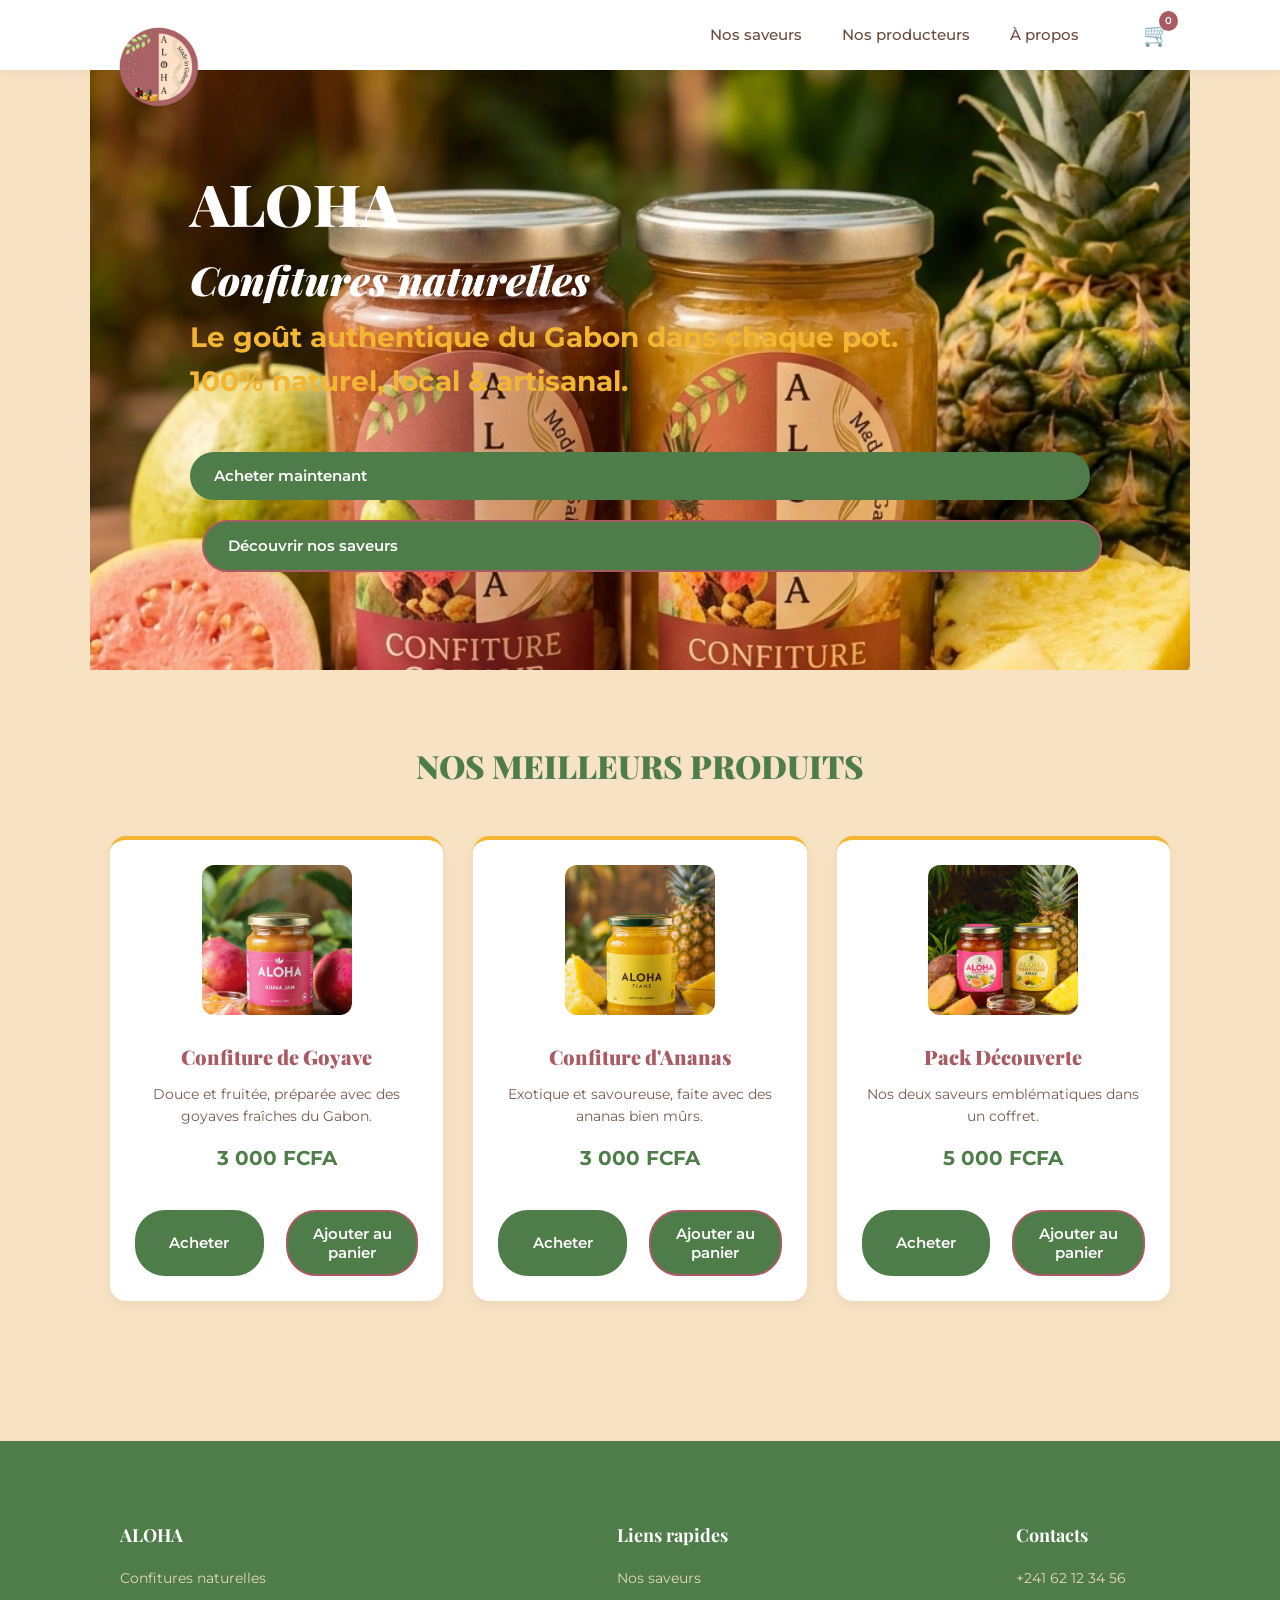
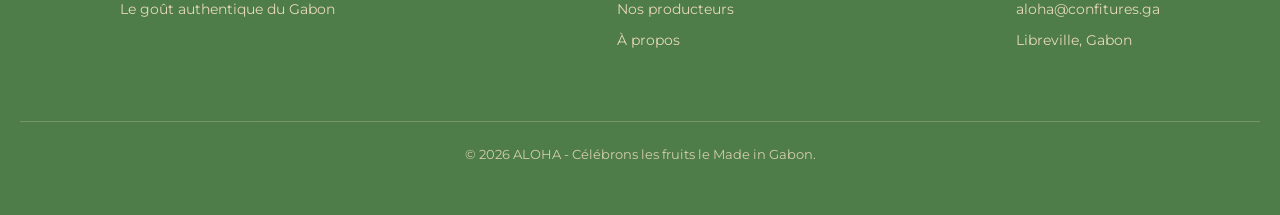
<file: index.html>
<!DOCTYPE html>
<html lang="fr">
<head>
<meta charset="UTF-8">
<meta name="viewport" content="width=device-width, initial-scale=1.0">
<title>Aloha - Confitures naturelles</title>
<link href="https://fonts.googleapis.com/css2?family=Playfair+Display:wght@700&family=Montserrat:wght@400;500;600&display=swap" rel="stylesheet">
<link rel="stylesheet" href="css/style.css">
</head>
<body>

<nav>
  <div class="container">
    <img src="images/logo2.png" alt="Aloha Confitures naturelles" class="logo">
    <ul class="nav-links">
      <li><a href="./saveur.html">Nos saveurs</a></li>
      <li><a href="producteur.html">Nos producteurs</a></li>
      <li><a href="#apropos">À propos</a></li>
    </ul>
    <a href="panier.html" class="panier">🛒<span>0</span></a>
  </div>
</nav>

<section class="hero container">
  <div>
    <h1>ALOHA<span>Confitures naturelles</span></h1>
    <p>Le goût authentique du Gabon dans chaque pot.<br>100% naturel, local & artisanal.</p>
    <a href="#saveurs" class="btn">Acheter maintenant</a>
    <a href="#saveurs" class="btn btn-outline">Découvrir nos saveurs</a>
  </div>
</section>

<section id="saveurs" class="produits">
  <div class="container">
    <h2>NOS MEILLEURS PRODUITS</h2>
    <div class="grid">
      <div class="card">
        <img src="images/goyave.jpg" alt="Confiture de Goyave">
        <h3>Confiture de Goyave</h3>
        <p>Douce et fruitée, préparée avec des goyaves fraîches du Gabon.</p>
        <span class="prix">3 000 FCFA</span>
        <div class="btn-group">
          <button class="btn">Acheter</button>
          <button class="btn btn-outline">Ajouter au panier</button>
        </div>
      </div>
      <div class="card">
        <img src="images/ananas.jpg" alt="Confiture d'Ananas">
        <h3>Confiture d'Ananas</h3>
        <p>Exotique et savoureuse, faite avec des ananas bien mûrs.</p>
        <span class="prix">3 000 FCFA</span>
        <div class="btn-group">
          <button class="btn">Acheter</button>
          <button class="btn btn-outline">Ajouter au panier</button>
        </div>
      </div>
      <div class="card">
        <img src="images/lesdeux.jpg" alt="Pack Découverte">
        <h3>Pack Découverte</h3>
        <p>Nos deux saveurs emblématiques dans un coffret.</p>
        <span class="prix">5 000 FCFA</span>
        <div class="btn-group">
          <button class="btn">Acheter</button>
          <button class="btn btn-outline">Ajouter au panier</button>
        </div>
      </div>
    </div>
  </div>
</section>

<footer>
  <div class="container footer-grid">
    <div>
      <h4>ALOHA</h4>
      <p>Confitures naturelles<br>Le goût authentique du Gabon</p>
    </div>
    <div>
      <h4>Liens rapides</h4>
      <a href="#saveurs">Nos saveurs</a><br>
      <a href="#producteurs">Nos producteurs</a><br>
      <a href="#apropos">À propos</a>
    </div>
    <div>
      <h4>Contacts</h4>
      <p>+241 62 12 34 56<br>aloha@confitures.ga<br>Libreville, Gabon</p>
    </div>
  </div>
  <div class="copy">© 2026 ALOHA - Célébrons les fruits le Made in Gabon.</div>
</footer>
<script src="script.js"></script>
</body>
</html>
</file>
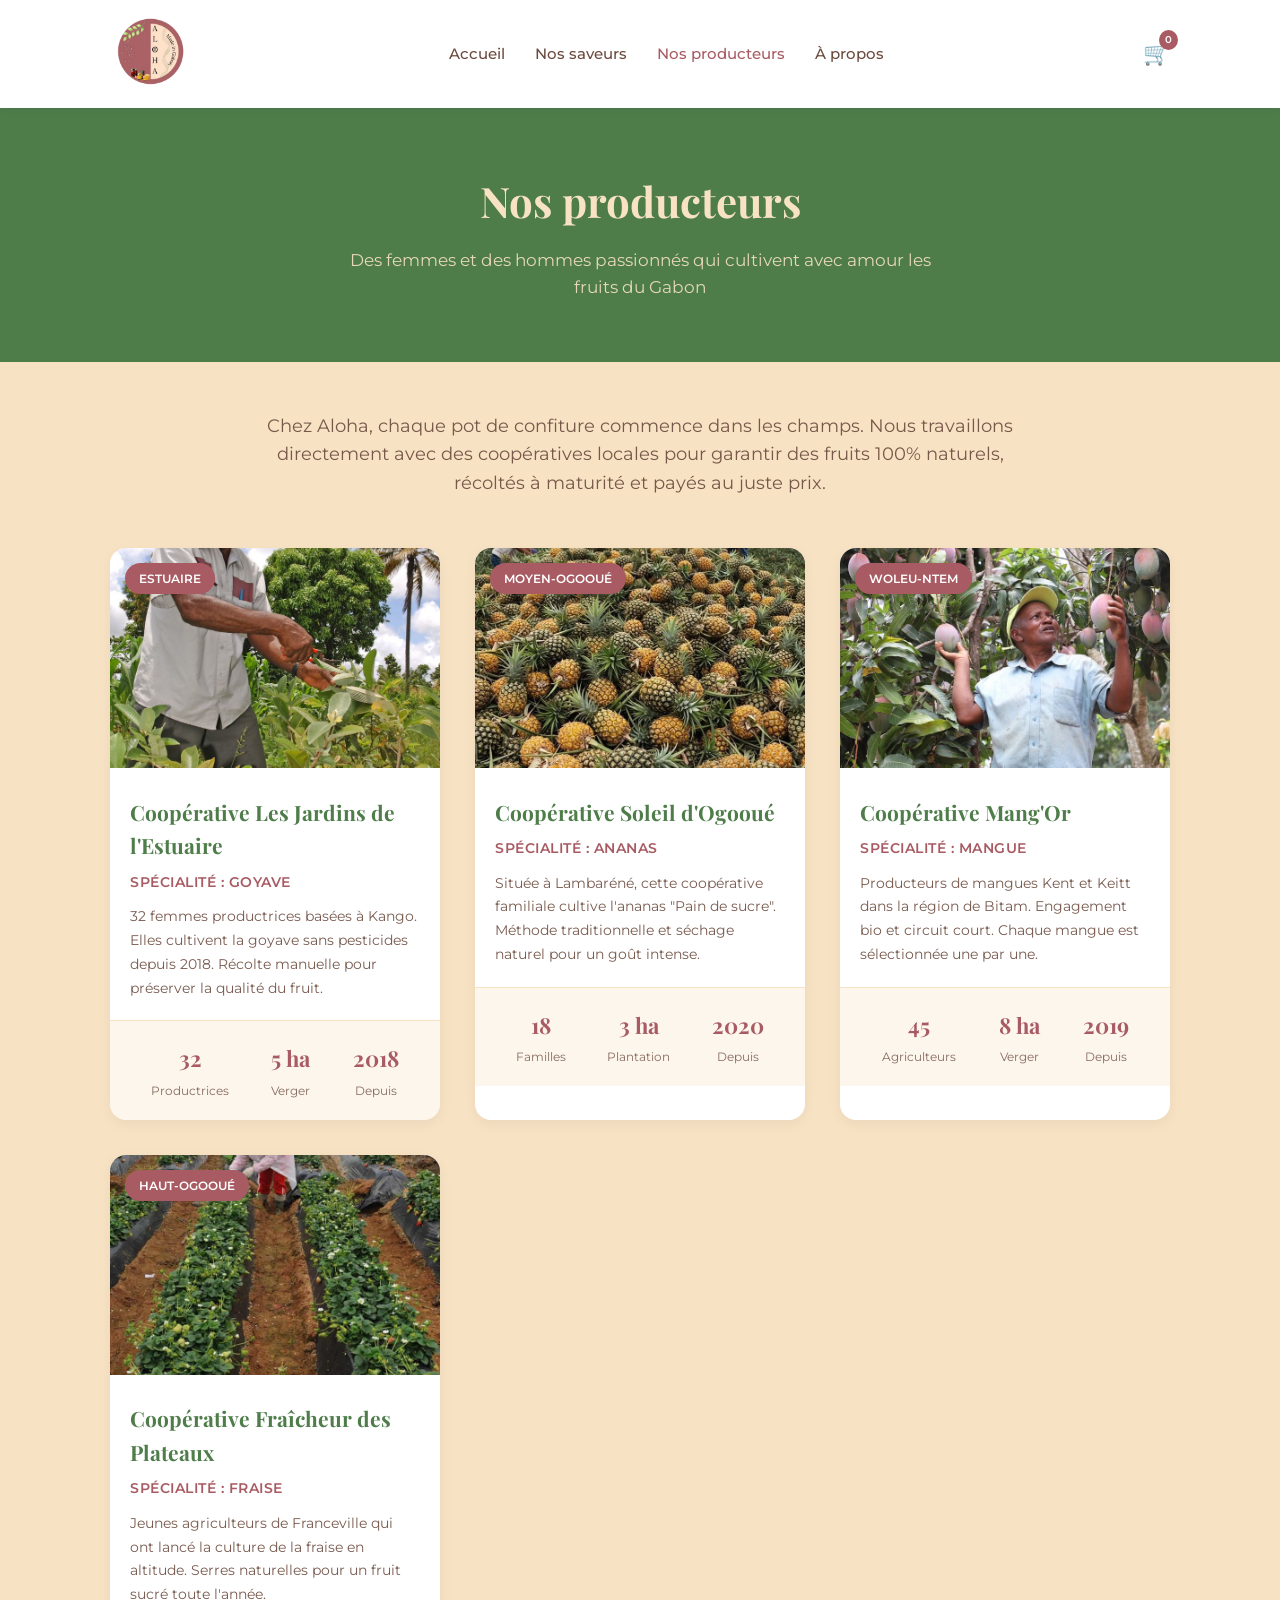
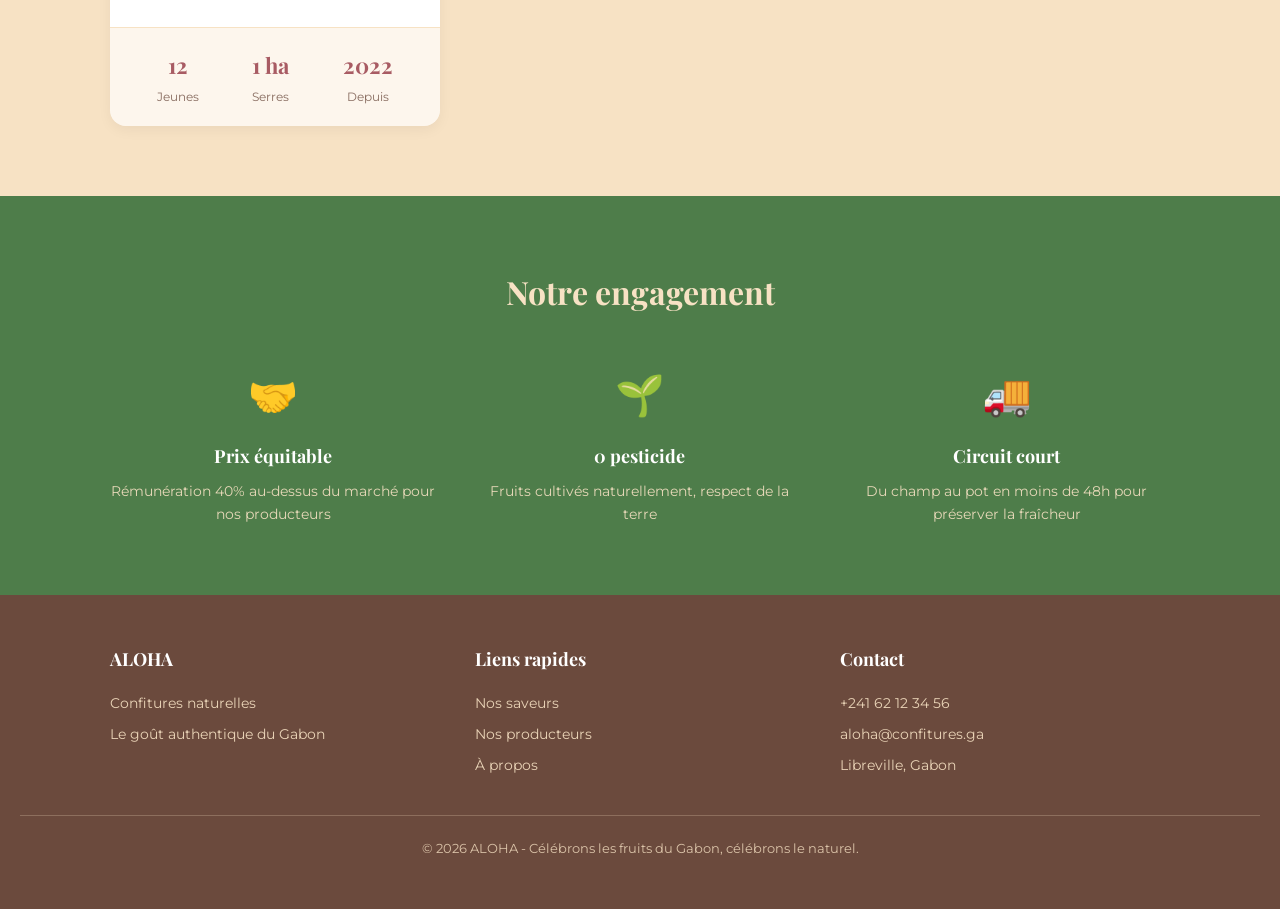
<file: producteur.html>
<!DOCTYPE html>
<html lang="fr">
<head>
<meta charset="UTF-8">
<meta name="viewport" content="width=device-width, initial-scale=1.0">
<title>Nos producteurs - Aloha Confitures</title>
<link href="https://fonts.googleapis.com/css2?family=Playfair+Display:wght@700&family=Montserrat:wght@400;500;600&display=swap" rel="stylesheet">
<link rel="stylesheet" href="css/producteur.css">
</head>
<body>

<nav>
  <div class="container">
    <img src="images/logo2.png" alt="Aloha Confitures naturelles" class="logo">
    <ul class="nav-links">
      <li><a href="index.html">Accueil</a></li>
      <li><a href="saveur.html">Nos saveurs</a></li>
      <li><a href="producteur.html" class="active">Nos producteurs</a></li>
      <li><a href="#apropos">À propos</a></li>
    </ul>
    <a href="panier" class="panier">🛒<span>0</span></a>
  </div>
</nav>

<section class="page-header">
  <div class="container">
    <h1>Nos producteurs</h1>
    <p>Des femmes et des hommes passionnés qui cultivent avec amour les fruits du Gabon</p>
  </div>
</section>

<section class="intro container">
  <p class="intro-text">
    Chez Aloha, chaque pot de confiture commence dans les champs. Nous travaillons directement avec des coopératives 
    locales pour garantir des fruits 100% naturels, récoltés à maturité et payés au juste prix.
  </p>
</section>

<section class="producteurs container">
  <div class="grid">
    <div class="card-producteur">
      <img src="images/tropic havens.png" alt="Coopérative de Goyave - Estuaire">
      <div class="badge-region">Estuaire</div>
      <h3>Coopérative Les Jardins de l'Estuaire</h3>
      <p class="produit">Spécialité : Goyave</p>
      <p class="desc">
        32 femmes productrices basées à Kango. Elles cultivent la goyave sans pesticides depuis 2018. 
        Récolte manuelle pour préserver la qualité du fruit.
      </p>
      <div class="stats">
        <div class="stat">
          <span class="stat-nb">32</span>
          <span class="stat-label">Productrices</span>
        </div>
        <div class="stat">
          <span class="stat-nb">5 ha</span>
          <span class="stat-label">Verger</span>
        </div>
        <div class="stat">
          <span class="stat-nb">2018</span>
          <span class="stat-label">Depuis</span>
        </div>
      </div>
    </div>

    <div class="card-producteur">
      <img src="images/prod2.png" alt="Coopérative d'Ananas - Moyen-Ogooué">
      <div class="badge-region">Moyen-Ogooué</div>
      <h3>Coopérative Soleil d'Ogooué</h3>
      <p class="produit">Spécialité : Ananas</p>
      <p class="desc">
        Située à Lambaréné, cette coopérative familiale cultive l'ananas "Pain de sucre". 
        Méthode traditionnelle et séchage naturel pour un goût intense.
      </p>
      <div class="stats">
        <div class="stat">
          <span class="stat-nb">18</span>
          <span class="stat-label">Familles</span>
        </div>
        <div class="stat">
          <span class="stat-nb">3 ha</span>
          <span class="stat-label">Plantation</span>
        </div>
        <div class="stat">
          <span class="stat-nb">2020</span>
          <span class="stat-label">Depuis</span>
        </div>
      </div>
    </div>

    <div class="card-producteur">
      <img src="images/prod mangue.png" alt="Coopérative de Goyave - Woleu-Ntem">
      <div class="badge-region">Woleu-Ntem</div>
      <h3>Coopérative Mang'Or</h3>
      <p class="produit">Spécialité : Mangue</p>
      <p class="desc">
        Producteurs de mangues Kent et Keitt dans la région de Bitam. Engagement bio et circuit court. 
        Chaque mangue est sélectionnée une par une.
      </p>
      <div class="stats">
        <div class="stat">
          <span class="stat-nb">45</span>
          <span class="stat-label">Agriculteurs</span>
        </div>
        <div class="stat">
          <span class="stat-nb">8 ha</span>
          <span class="stat-label">Verger</span>
        </div>
        <div class="stat">
          <span class="stat-nb">2019</span>
          <span class="stat-label">Depuis</span>
        </div>
      </div>
    </div>

    <div class="card-producteur">
      <img src="images/prod fraise.png" alt="Coopérative de Fraise - Haut-Ogooué">
      <div class="badge-region">Haut-Ogooué</div>
      <h3>Coopérative Fraîcheur des Plateaux</h3>
      <p class="produit">Spécialité : Fraise</p>
      <p class="desc">
        Jeunes agriculteurs de Franceville qui ont lancé la culture de la fraise en altitude. 
        Serres naturelles pour un fruit sucré toute l'année.
      </p>
      <div class="stats">
        <div class="stat">
          <span class="stat-nb">12</span>
          <span class="stat-label">Jeunes</span>
        </div>
        <div class="stat">
          <span class="stat-nb">1 ha</span>
          <span class="stat-label">Serres</span>
        </div>
        <div class="stat">
          <span class="stat-nb">2022</span>
          <span class="stat-label">Depuis</span>
        </div>
      </div>
    </div>
  </div>
</section>

<section class="engagement">
  <div class="container">
    <h2>Notre engagement</h2>
    <div class="engagement-grid">
      <div class="engagement-item">
        <div class="icon">🤝</div>
        <h4>Prix équitable</h4>
        <p>Rémunération 40% au-dessus du marché pour nos producteurs</p>
      </div>
      <div class="engagement-item">
        <div class="icon">🌱</div>
        <h4>0 pesticide</h4>
        <p>Fruits cultivés naturellement, respect de la terre</p>
      </div>
      <div class="engagement-item">
        <div class="icon">🚚</div>
        <h4>Circuit court</h4>
        <p>Du champ au pot en moins de 48h pour préserver la fraîcheur</p>
      </div>
    </div>
  </div>
</section>

<footer>
  <div class="container footer-grid">
    <div>
      <h4>ALOHA</h4>
      <p>Confitures naturelles<br>Le goût authentique du Gabon</p>
    </div>
    <div>
      <h4>Liens rapides</h4>
      <a href="saveurs.html">Nos saveurs</a><br>
      <a href="producteurs.html">Nos producteurs</a><br>
      <a href="#apropos">À propos</a>
    </div>
    <div>
      <h4>Contact</h4>
      <p>+241 62 12 34 56<br>aloha@confitures.ga<br>Libreville, Gabon</p>
    </div>
  </div>
  <div class="copy">© 2026 ALOHA - Célébrons les fruits du Gabon, célébrons le naturel.</div>
</footer>

</body>
</html>
</file>
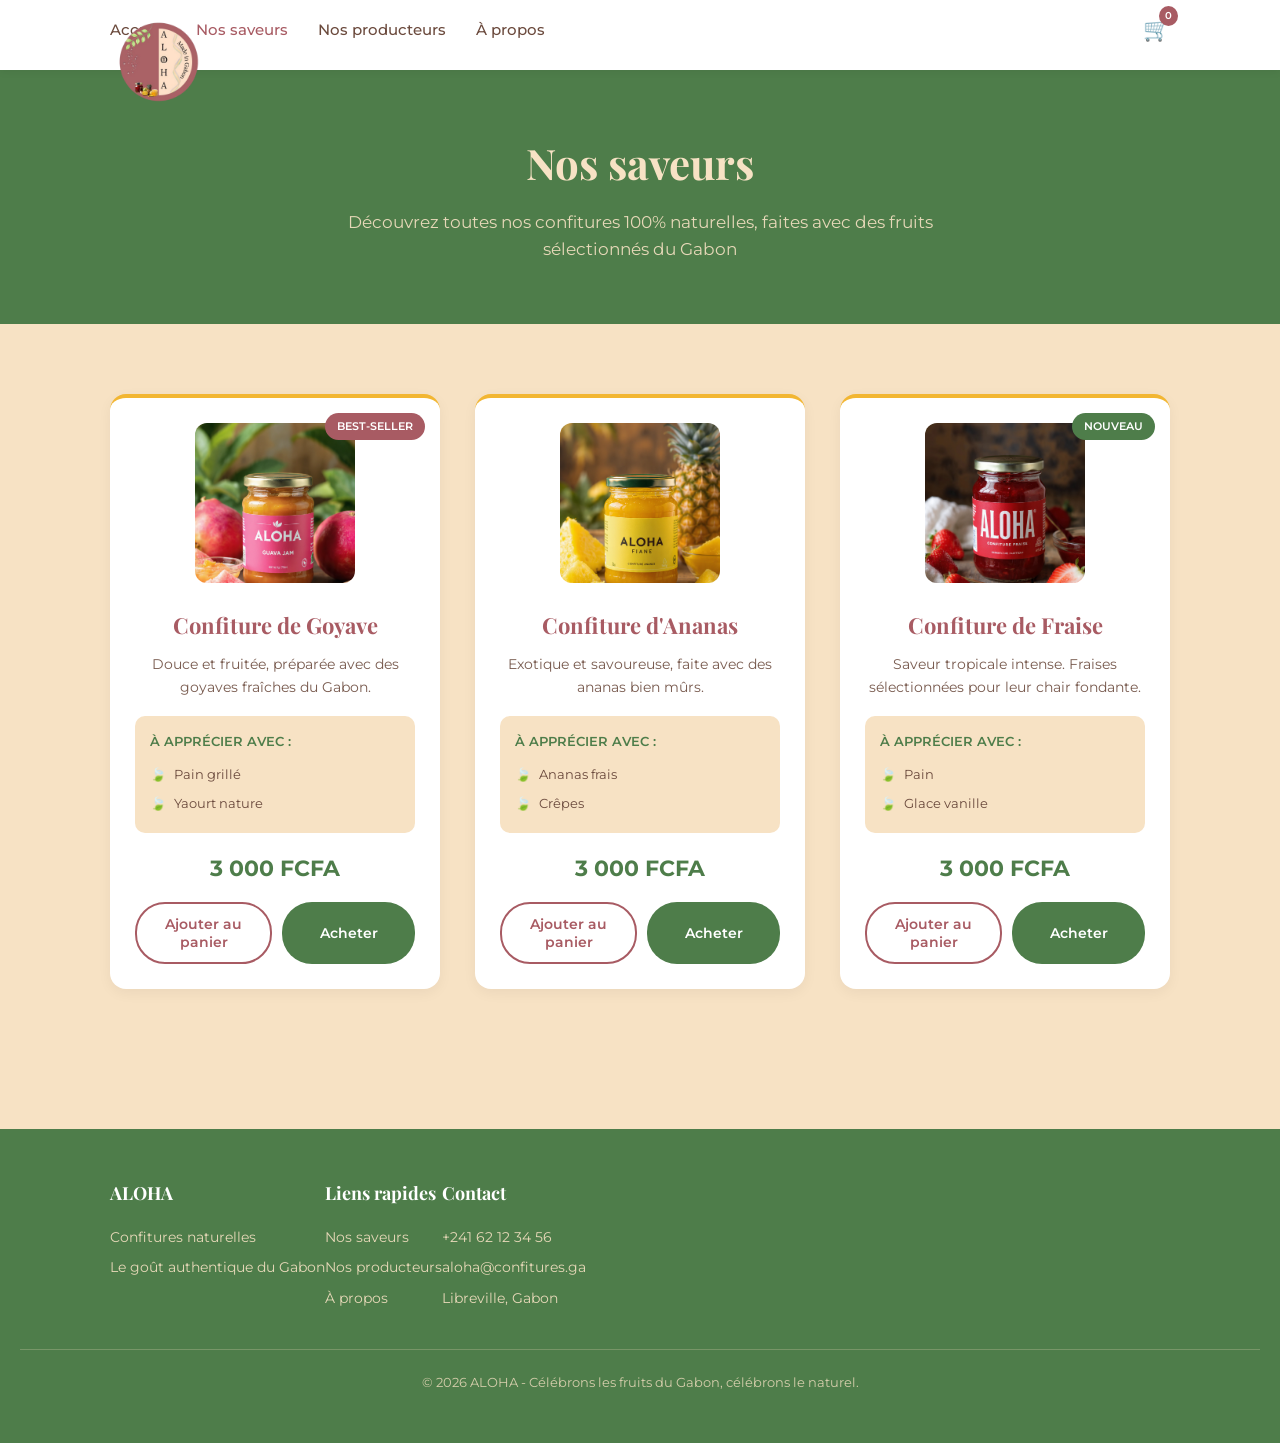
<file: saveur.html>
<!DOCTYPE html>
<html lang="fr">
<head>
<meta charset="UTF-8">
<meta name="viewport" content="width=device-width, initial-scale=1.0">
<title>Nos saveurs - Aloha Confitures</title>
<link href="https://fonts.googleapis.com/css2?family=Playfair+Display:wght@700&family=Montserrat:wght@400;500;600&display=swap" rel="stylesheet">
<link rel="stylesheet" href="./css/saveur.css">
</head>
<body>

<nav>
  <div class="container">
    <img src="images/logo2.png" alt="Aloha Confitures naturelles" class="logo">
    <ul class="nav-links">
      <li><a href="index.html">Accueil</a></li>
      <li><a href="saveur.html" class="active">Nos saveurs</a></li>
      <li><a href="producteur.html">Nos producteurs</a></li>
      <li><a href="#apropos">À propos</a></li>
    </ul>
    <a href="panier" class="panier">🛒<span>0</span></a>
  </div>
</nav>

<section class="page-header">
  <div class="container">
    <h1>Nos saveurs</h1>
    <p>Découvrez toutes nos confitures 100% naturelles, faites avec des fruits sélectionnés du Gabon</p>
  </div>
</section>

<section class="saveurs container">
  <div class="grid">
    <div class="card">
      <img src="images/goyave.jpg" alt="Confiture de Goyave">
      <span class="badge">Best-seller</span>
      <h3>Confiture de Goyave</h3>
      <p class="desc">Douce et fruitée, préparée avec des goyaves fraîches du Gabon.</p>
      
      <div class="degustation">
        <h4>À apprécier avec :</h4>
        <ul>
          <li>Pain grillé</li>
          <li>Yaourt nature</li>
        </ul>
      </div>
      
      <span class="prix">3 000 FCFA</span>
      <div class="btn-group">
        <button class="btn btn-outline">Ajouter au panier</button>
        <button class="btn">Acheter</button>
      </div>
    </div>

    <div class="card">
      <img src="images/ananas.jpg" alt="Confiture d'Ananas">
      <h3>Confiture d'Ananas</h3>
      <p class="desc">Exotique et savoureuse, faite avec des ananas bien mûrs.</p>
      
      <div class="degustation">
        <h4>À apprécier avec :</h4>
        <ul>
          <li>Ananas frais</li>
          <li>Crêpes</li>
        </ul>
      </div>
      
      <span class="prix">3 000 FCFA</span>
      <div class="btn-group">
        <button class="btn btn-outline">Ajouter au panier</button>
        <button class="btn">Acheter</button>
      </div>
    </div>

    <div class="card">
      <img src="images/fraise.jpg" alt="Confiture de Mangue">
      <span class="badge badge-new">Nouveau</span>
      <h3>Confiture de Fraise</h3>
      <p class="desc">Saveur tropicale intense. Fraises sélectionnées pour leur chair fondante.</p>
      
      <div class="degustation">
        <h4>À apprécier avec :</h4>
        <ul>
          <li>Pain</li>
          <li>Glace vanille</li>
        </ul>
      </div>
      
      <span class="prix">3 000 FCFA</span>
      <div class="btn-group">
        <button class="btn btn-outline">Ajouter au panier</button>
        <button class="btn">Acheter</button>
      </div>
    </div>
  </div>
</section>

<footer>
  <div class="container footer-grid">
    <div>
      <h4>ALOHA</h4>
      <p>Confitures naturelles<br>Le goût authentique du Gabon</p>
    </div>
    <div>
      <h4>Liens rapides</h4>
      <a href="saveurs.html">Nos saveurs</a><br>
      <a href="#producteurs">Nos producteurs</a><br>
      <a href="#apropos">À propos</a>
    </div>
    <div>
      <h4>Contact</h4>
      <p>+241 62 12 34 56<br>aloha@confitures.ga<br>Libreville, Gabon</p>
    </div>
  </div>
  <div class="copy">© 2026 ALOHA - Célébrons les fruits du Gabon, célébrons le naturel.</div>
</footer>
</body>
</html>
</file>
<file: css/style.css>
/* ===== CHARTE ALOHA ===== */
@import url(producteur.css);
@import url(saveur.css);
@import url(panier.css);
:root{
  --goyave: #A85B63;
  --creme: #F7E2C4;
  --ananas: #F2B632;
  --feuillage: #4E7D4A;
  --terre: #6B4A3D;
}

/* ===== RESET ===== */
*{
  margin: 0;
  padding: 0;
  box-sizing: border-box;
}

body{
  font-family: 'Montserrat', sans-serif;
  background: var(--creme);
  color: var(--terre);
  line-height: 1.6;
}


h1, h2, h3{
  font-family: 'Playfair Display', serif;
  font-weight: 900;
}

/* ===== NAV ===== */
nav{
  background: #fff;
  box-shadow: 0 2px 8px rgba(0,0,0,0.06);
  position: sticky;
  top: 0;
  z-index: 100;
  
}

nav .container{
  display: flex;
  align-items: center;
  justify-content: space-between;
  padding: 14px 20px;
  gap:20px;
  height: 70px;
  
}

.logo{
 height: 6rem;
 margin-top:  70px;
 position: absolute;
}

.nav-links{
  display: flex;
  gap: 40px;
  list-style: none;
  margin-left: 600px;
}

.nav-links a{
  text-decoration: none;
  color: var(--terre);
  font-weight: 500;
  font-size: 15px;
  transition: color 0.2s;
}

.nav-links a:hover{
  color: var(--goyave);
}

.panier{
  font-size: 22px;
  text-decoration: none;
  position: relative;
}

.panier span{
  position: absolute;
  top: -6px;
  right: -8px;
  background: var(--goyave);
  color: #fff;
  font-size: 10px;
  border-radius: 50%;
  padding: 2px 6px;
  font-weight: 600;
}

/* ===== HERO ===== */
.hero{
  padding: 100px;
  height: 600px;
  background-image: url('/images/bg-img.png');
  background-size: cover; 
  background-position: center; 
  background-repeat: no-repeat; 
}

.hero h1{
  font-size: 58px;
  color: #fff;
  line-height: 1.15;
  margin-bottom: 12px;
}

.hero h1 span{
  color: #fff;
  font-style: italic;
  display: block;
  font-size: 40px;
  margin-top: 8px;
  margin-top: 20px;
}

.hero p{
  margin-bottom: 28px;
  color: var(--ananas);
  font-weight: bold;
  font-size: 28px;
}

.hero img{
  width: 100%;
  height: 400px;
  background: #e8e8e8;
  border-radius: 16px;
  object-fit: cover;
}

/* ===== BOUTONS ===== */
.btn{
  background: var(--feuillage);
  color: #fff;
  padding: 12px 24px;
  border-radius: 30px;
  text-decoration: none;
  display: inline-block;
  font-weight: 600;
  border: 0;
  cursor: pointer;
  transition: all 0.2s;
  font-family: 'Montserrat', sans-serif;
  font-size: 15px;
}

.btn:hover{
  background: var(--goyave);
  transform: translateY(-2px);
}

.btn-outline{
  background: transparent;
  border: 2px solid var(--goyave);
  color: #fff;
  margin-left: 12px;
  background: var(--feuillage);
}

.btn-outline:hover{
  background: var(--goyave);
  color: #fff;
}

.btn-group{
  display: flex;
  gap: 10px;
  justify-content: center;
  flex-wrap: wrap;
}

/* ===== PRODUITS ===== */
.produits{
  padding: 70px 20px;
}

.produits h2{
  text-align: center;
  font-size: 32px;
  margin-bottom: 45px;
  color: var(--feuillage);
}

.grid{
  display: grid;
  grid-template-columns: repeat(auto-fit, minmax(280px, 1fr));
  gap: 30px;
  max-width: 1100px;
  margin: 0 auto;
}

.card{
  background: #fff;
  padding: 25px;
  border-radius: 16px;
  text-align: center;
  box-shadow: 0 4px 14px rgba(0,0,0,0.05);
  border-top: 4px solid var(--ananas);
  transition: transform 0.2s;
}

.card:hover{
  transform: translateY(-5px);
}

.card img{
  width: 150px;
  height: 150px;
  background: #e8e8e8;
  border-radius: 12px;
  margin-bottom: 18px;
  object-fit: cover;
}

.card h3{
  margin-bottom: 10px;
  font-size: 20px;
  color: var(--goyave);
}

.card p{
  font-size: 14px;
  color: var(--terre);
  margin-bottom: 14px;
  opacity: 0.9;
}

.prix{
  font-weight: 700;
  color: var(--feuillage);
  font-size: 20px;
  margin-bottom: 16px;
  display: block;
}

/* ===== FOOTER ===== */
footer{
  background: var(--feuillage);
  color: var(--creme);
  padding: 50px 20px;
  margin-top: 70px;
  
}

.footer-grid{
  display: grid;
  grid-template-columns: repeat(auto-fit, minmax(3, 1fr));
  display: flex;
  justify-content: space-between;
  padding: 30px 30px;
}

footer h4{
  font-family: 'Playfair Display', serif;
  margin-bottom: 14px;
  font-size: 18px;
  color: #fff;
}

footer p, footer a{
  font-size: 14px;
  color: var(--creme);
  text-decoration: none;
  line-height: 2.2;
  opacity: 0.9;
}

footer a:hover{
  opacity: 1;
  text-decoration: underline;
}

.copy{
  border-top: 1px solid rgba(247,226,196,0.3);
  margin-top: 35px;
  padding-top: 22px;
  text-align: center;
  font-size: 13px;
  opacity: 0.8;
}

/* ===== MOBILE ===== */
@media(max-width: 768px){
  .hero{
    grid-template-columns: 1fr;
    text-align: center;
    padding: 40px 20px;
  }
  
  .hero img{
    order: -1;
    height: 280px;
  }
  
  .nav-links{
    display: none;
  }
  
  .btn-group{
    flex-direction: column;
  }
  
  .btn-outline{
    margin-left: 0;
    margin-top: 10px;
  }
}
</file>
<file: css/producteur.css>
/* ===== CHARTE ALOHA ===== */
:root {
  --goyave: #A85B63;
  --creme: #F7E2C4;
  --ananas: #F2B632;
  --feuillage: #4E7D4A;
  --terre: #6B4A3D;
}

/* ===== RESET ===== */
* {
  margin: 0;
  padding: 0;
  box-sizing: border-box;
}

body {
  font-family: 'Montserrat', sans-serif;
  background: var(--creme);
  color: var(--terre);
  line-height: 1.6;
}

.container {
  max-width: 1100px;
  margin: 0 auto;
  padding: 0 20px;
}

h1, h2, h3, h4 {
  font-family: 'Playfair Display', serif;
  font-weight: 700;
}

/* ===== NAV ===== */
nav {
  background: #fff;
  box-shadow: 0 2px 8px rgba(0,0,0,0.06);
  position: sticky;
  top: 0;
  z-index: 100;
}

nav .container {
  display: flex;
  align-items: center;
  justify-content: space-between;
  padding: 14px 20px;
}

.logo {
  height: 5rem;
}

.nav-links {
  display: flex;
  gap: 30px;
  list-style: none;
}

.nav-links a {
  text-decoration: none;
  color: var(--terre);
  font-weight: 500;
  font-size: 15px;
  transition: color 0.2s;
}

.nav-links a:hover,
.nav-links a.active {
  color: var(--goyave);
}

.panier {
  font-size: 22px;
  text-decoration: none;
  position: relative;
}

.panier span {
  position: absolute;
  top: -6px;
  right: -8px;
  background: var(--goyave);
  color: #fff;
  font-size: 10px;
  border-radius: 50%;
  padding: 2px 6px;
  font-weight: 600;
}

/* ===== HEADER PAGE ===== */
.page-header {
  background: var(--feuillage);
  color: var(--creme);
  padding: 60px 20px;
  text-align: center;
}

.page-header h1 {
  font-size: 42px;
  margin-bottom: 12px;
}

.page-header p {
  font-size: 17px;
  opacity: 0.9;
  max-width: 600px;
  margin: 0 auto;
}

/* ===== INTRO ===== */
.intro {
  padding: 50px 20px 0;
}

.intro-text {
  text-align: center;
  font-size: 18px;
  color: var(--terre);
  max-width: 800px;
  margin: 0 auto;
  opacity: 0.9;
}

/* ===== GRID PRODUCTEURS ===== */
.producteurs {
  padding: 50px 20px 70px;
}

.grid {
  display: grid;
  grid-template-columns: repeat(auto-fit, minmax(320px, 1fr));
  gap: 35px;
}

.card-producteur {
  background: #fff;
  border-radius: 16px;
  overflow: hidden;
  box-shadow: 0 4px 14px rgba(0,0,0,0.05);
  transition: transform 0.3s;
  position: relative;
}

.card-producteur:hover {
  transform: translateY(-8px);
}

.card-producteur img {
  width: 100%;
  height: 220px;
  background: #e8e8e8;
  object-fit: cover;
}

/* ===== BADGE REGION ===== */
.badge-region {
  position: absolute;
  top: 15px;
  left: 15px;
  background: var(--goyave);
  color: #fff;
  padding: 6px 14px;
  border-radius: 20px;
  font-size: 12px;
  font-weight: 600;
  text-transform: uppercase;
}

/* ===== CONTENU CARD ===== */
.card-producteur h3 {
  padding: 20px 20px 8px;
  font-size: 21px;
  color: var(--feuillage);
}

.produit {
  padding: 0 20px 12px;
  font-size: 14px;
  color: var(--goyave);
  font-weight: 600;
  text-transform: uppercase;
  letter-spacing: 0.5px;
}

.desc {
  padding: 0 20px 20px;
  font-size: 14px;
  color: var(--terre);
  opacity: 0.9;
  line-height: 1.7;
}

/* ===== STATS ===== */
.stats {
  display: flex;
  justify-content: space-around;
  padding: 20px;
  border-top: 1px solid var(--creme);
  background: rgba(247,226,196,0.3);
}

.stat {
  text-align: center;
}

.stat-nb {
  display: block;
  font-family: 'Playfair Display', serif;
  font-size: 22px;
  font-weight: 700;
  color: var(--goyave);
}

.stat-label {
  display: block;
  font-size: 12px;
  color: var(--terre);
  opacity: 0.8;
  margin-top: 4px;
}

/* ===== ENGAGEMENT ===== */
.engagement {
  background: var(--feuillage);
  color: var(--creme);
  padding: 70px 20px;
}

.engagement h2 {
  text-align: center;
  font-size: 32px;
  margin-bottom: 45px;
}

.engagement-grid {
  display: grid;
  grid-template-columns: repeat(auto-fit, minmax(250px, 1fr));
  gap: 40px;
}

.engagement-item {
  text-align: center;
}

.icon {
  font-size: 40px;
  margin-bottom: 15px;
}

.engagement-item h4 {
  font-size: 18px;
  margin-bottom: 10px;
  color: #fff;
}

.engagement-item p {
  font-size: 14px;
  opacity: 0.9;
  line-height: 1.6;
}

/* ===== FOOTER ===== */
footer {
  background: var(--terre);
  color: var(--creme);
  padding: 50px 20px;
}

.footer-grid {
  display: grid;
  grid-template-columns: repeat(auto-fit, minmax(200px, 1fr));
  gap: 35px;
}

footer h4 {
  margin-bottom: 14px;
  font-size: 18px;
  color: #fff;
}

footer p,
footer a {
  font-size: 14px;
  color: var(--creme);
  text-decoration: none;
  line-height: 2.2;
  opacity: 0.9;
}

footer a:hover {
  opacity: 1;
  text-decoration: underline;
}

.copy {
  border-top: 1px solid rgba(247,226,196,0.3);
  margin-top: 35px;
  padding-top: 22px;
  text-align: center;
  font-size: 13px;
  opacity: 0.8;
}

/* ===== MOBILE ===== */
@media (max-width: 768px) {
  .page-header {
    padding: 40px 20px;
  }
  
  .page-header h1 {
    font-size: 32px;
  }
  
  .grid {
    grid-template-columns: 1fr;
  }
  
  .nav-links {
    display: none;
  }
  
  .engagement-grid {
    grid-template-columns: 1fr;
    gap: 30px;
  }
}
</file>
<file: css/saveur.css>
/* ===== CHARTE ALOHA ===== */
:root {
  --goyave: #A85B63;
  --creme: #F7E2C4;
  --ananas: #F2B632;
  --feuillage: #4E7D4A;
  --terre: #6B4A3D;
}

/* ===== RESET ===== */
* {
  margin: 0;
  padding: 0;
  box-sizing: border-box;
}

body {
  font-family: 'Montserrat', sans-serif;
  background: var(--creme);
  color: var(--terre);
  line-height: 1.6;
}

.container {
  max-width: 1100px;
  margin: 0 auto;
  padding: 0 20px;
}

h1, h2, h3, h4 {
  font-family: 'Playfair Display', serif;
  font-weight: 700;
}

/* ===== NAV ===== */
nav {
  background: #fff;
  box-shadow: 0 2px 8px rgba(0,0,0,0.06);
  position: sticky;
  top: 0;
  z-index: 100;
  height: 70px;
}

nav .container {
  display: flex;
  align-items: center;
  justify-content: space-between;
  padding: 14px 20px;
  height: 60px;
}

.logo{
 height: 6rem;
 margin-top:  70px;
 position: absolute;
}

.nav-links {
  display: flex;
  gap: 30px;
  list-style: none;
}

.nav-links a {
  text-decoration: none;
  color: var(--terre);
  font-weight: 500;
  font-size: 15px;
  transition: color 0.2s;
}

.nav-links a:hover,
.nav-links a.active {
  color: var(--goyave);
}

.panier {
  font-size: 22px;
  text-decoration: none;
  position: relative;
}

.panier span {
  position: absolute;
  top: -6px;
  right: -8px;
  background: var(--goyave);
  color: #fff;
  font-size: 10px;
  border-radius: 50%;
  padding: 2px 6px;
  font-weight: 600;
}

/* ===== HEADER PAGE ===== */
.page-header {
  background: var(--feuillage);
  color: var(--creme);
  padding: 60px 20px;
  text-align: center;
}

.page-header h1 {
  font-size: 42px;
  margin-bottom: 12px;
}

.page-header p {
  font-size: 17px;
  opacity: 0.9;
  max-width: 600px;
  margin: 0 auto;
}

/* ===== GRID SAVEURS ===== */
.saveurs {
  padding: 70px 20px;
}

.grid {
  display: grid;
  grid-template-columns: repeat(auto-fit, minmax(300px, 1fr));
  gap: 35px;
}

.card {
  background: #fff;
  padding: 25px;
  border-radius: 16px;
  text-align: center;
  box-shadow: 0 4px 14px rgba(0,0,0,0.05);
  border-top: 4px solid var(--ananas);
  position: relative;
  transition: transform 0.3s;
}

.card:hover {
  transform: translateY(-8px);
}

.card img {
  width: 160px;
  height: 160px;
  background: #e8e8e8;
  border-radius: 12px;
  margin-bottom: 18px;
  object-fit: cover;
}

/* ===== BADGES ===== */
.badge {
  position: absolute;
  top: 15px;
  right: 15px;
  background: var(--goyave);
  color: #fff;
  padding: 5px 12px;
  border-radius: 20px;
  font-size: 11px;
  font-weight: 600;
  text-transform: uppercase;
}

.badge-new {
  background: var(--feuillage);
}

/* ===== CONTENU CARD ===== */
.card h3 {
  margin-bottom: 10px;
  font-size: 22px;
  color: var(--goyave);
}

.desc {
  font-size: 14px;
  color: var(--terre);
  margin-bottom: 18px;
  opacity: 0.9;
  min-height: 40px;
}

/* ===== DÉGUSTATION ===== */
.degustation {
  background: var(--creme);
  border-radius: 10px;
  padding: 15px;
  margin-bottom: 18px;
  text-align: left;
}

.degustation h4 {
  font-family: 'Montserrat', sans-serif;
  font-size: 13px;
  font-weight: 600;
  color: var(--feuillage);
  margin-bottom: 8px;
  text-transform: uppercase;
}

.degustation ul {
  list-style: none;
  font-size: 13px;
}

.degustation li {
  padding: 4px 0;
  color: var(--terre);
}

.degustation li:before {
  content: "🍃 ";
  margin-right: 5px;
}

/* ===== PRIX + BOUTONS ===== */
.prix {
  font-weight: 700;
  color: var(--feuillage);
  font-size: 22px;
  margin-bottom: 16px;
  display: block;
}

.btn-group {
  display: flex;
  gap: 10px;
}

.btn {
  background: var(--feuillage);
  color: #fff;
  padding: 11px 20px;
  border-radius: 30px;
  text-decoration: none;
  display: inline-block;
  font-weight: 600;
  border: 0;
  cursor: pointer;
  transition: all 0.2s;
  font-family: 'Montserrat', sans-serif;
  font-size: 14px;
  flex: 1;
}

.btn:hover {
  background: var(--goyave);
  transform: translateY(-2px);
}

.btn-outline {
  background: transparent;
  border: 2px solid var(--goyave);
  color: var(--goyave);
}

.btn-outline:hover {
  background: var(--goyave);
  color: #fff;
}

/* ===== FOOTER ===== */
footer {
  background: var(--feuillage);
  color: var(--creme);
  padding: 50px 20px;
  margin-top: 70px;
}

.footer-grid {
  display: grid;
  grid-template-columns: repeat(auto-fit, minmax(200px, 1fr));
  display: flex;

}

footer h4 {
  margin-bottom: 14px;
  font-size: 18px;
  color: #fff;
}

footer p,
footer a {
  font-size: 14px;
  color: var(--creme);
  text-decoration: none;
  line-height: 2.2;
  opacity: 0.9;
}

footer a:hover {
  opacity: 1;
  text-decoration: underline;
}

.copy {
  border-top: 1px solid rgba(247,226,196,0.3);
  margin-top: 35px;
  padding-top: 22px;
  text-align: center;
  font-size: 13px;
  opacity: 0.8;
}

/* ===== MOBILE ===== */
@media (max-width: 768px) {
  .page-header {
    padding: 40px 20px;
  }
  
  .page-header h1 {
    font-size: 32px;
  }
  
  .saveurs {
    padding: 40px 20px;
  }
  
  .grid {
    grid-template-columns: 1fr;
  }
  
  .nav-links {
    display: none;
  }
  
  .btn-group {
    flex-direction: column;
  }
}
</file>
